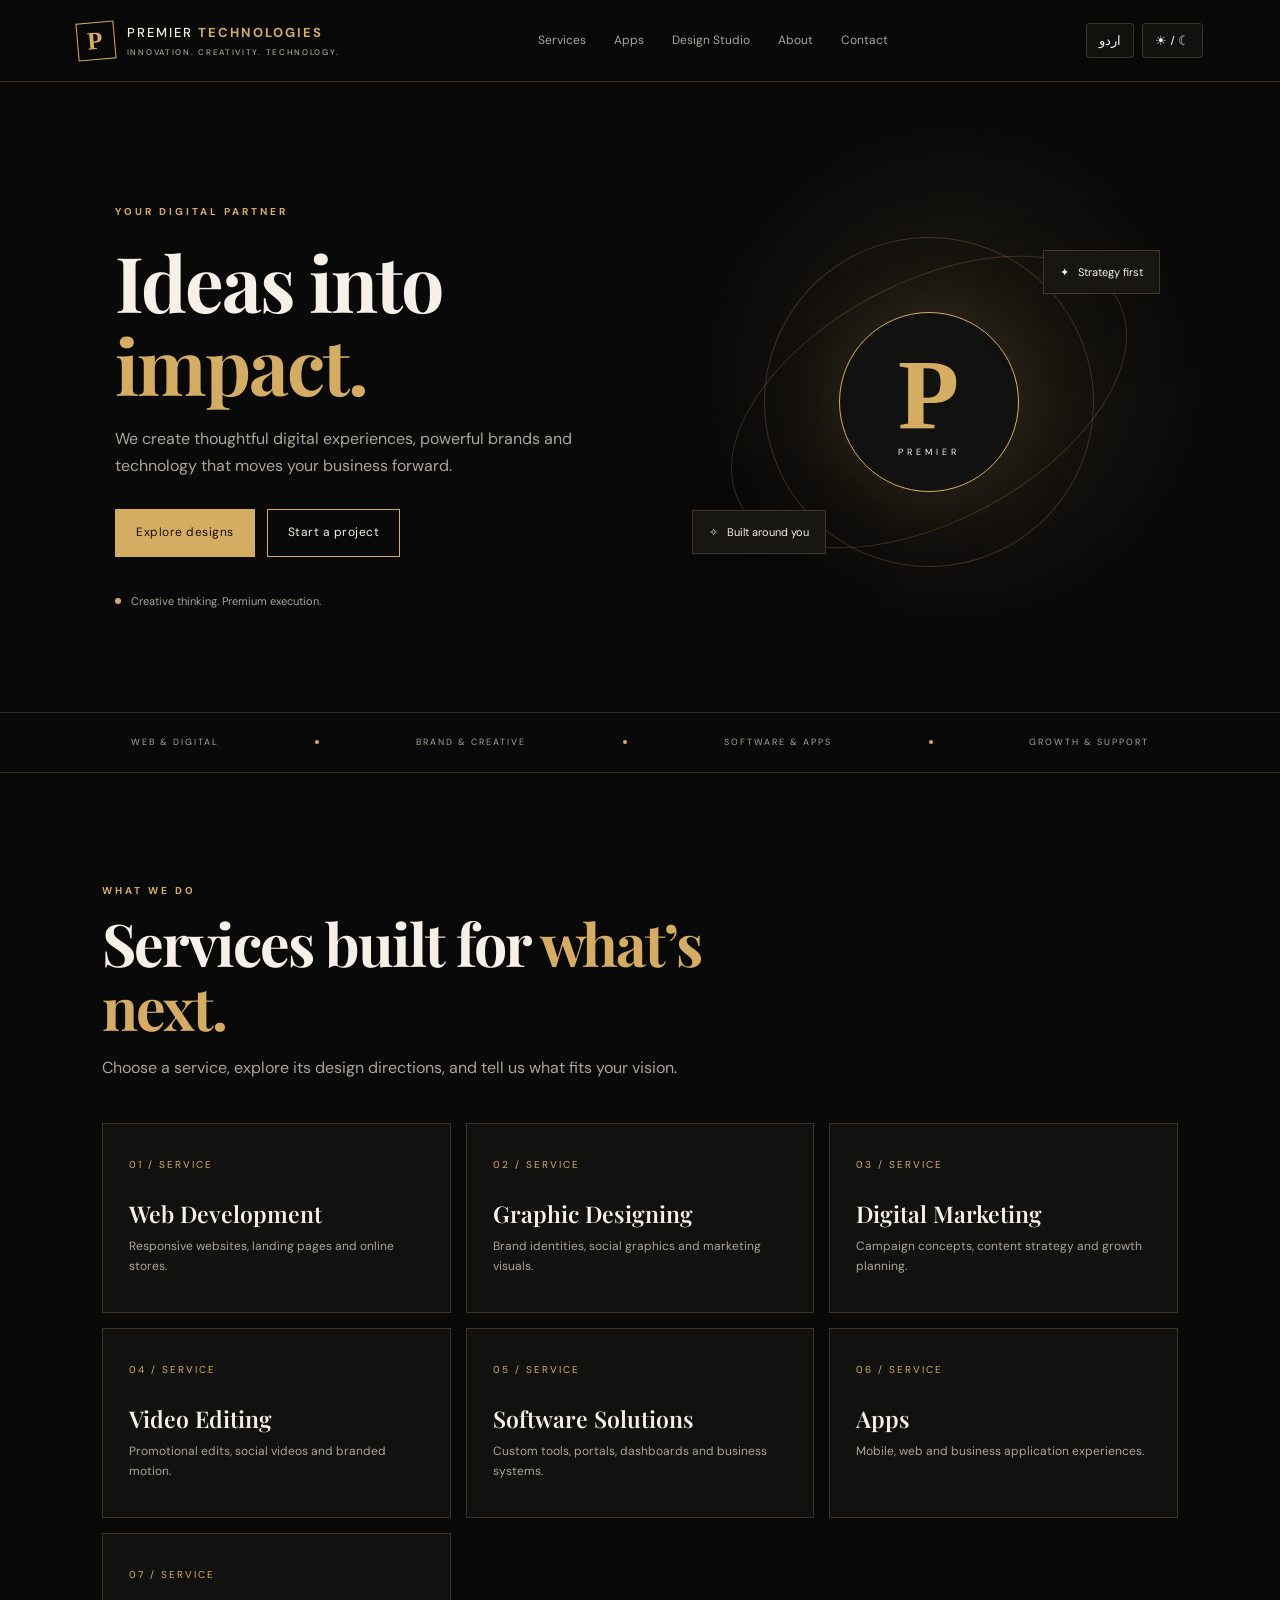
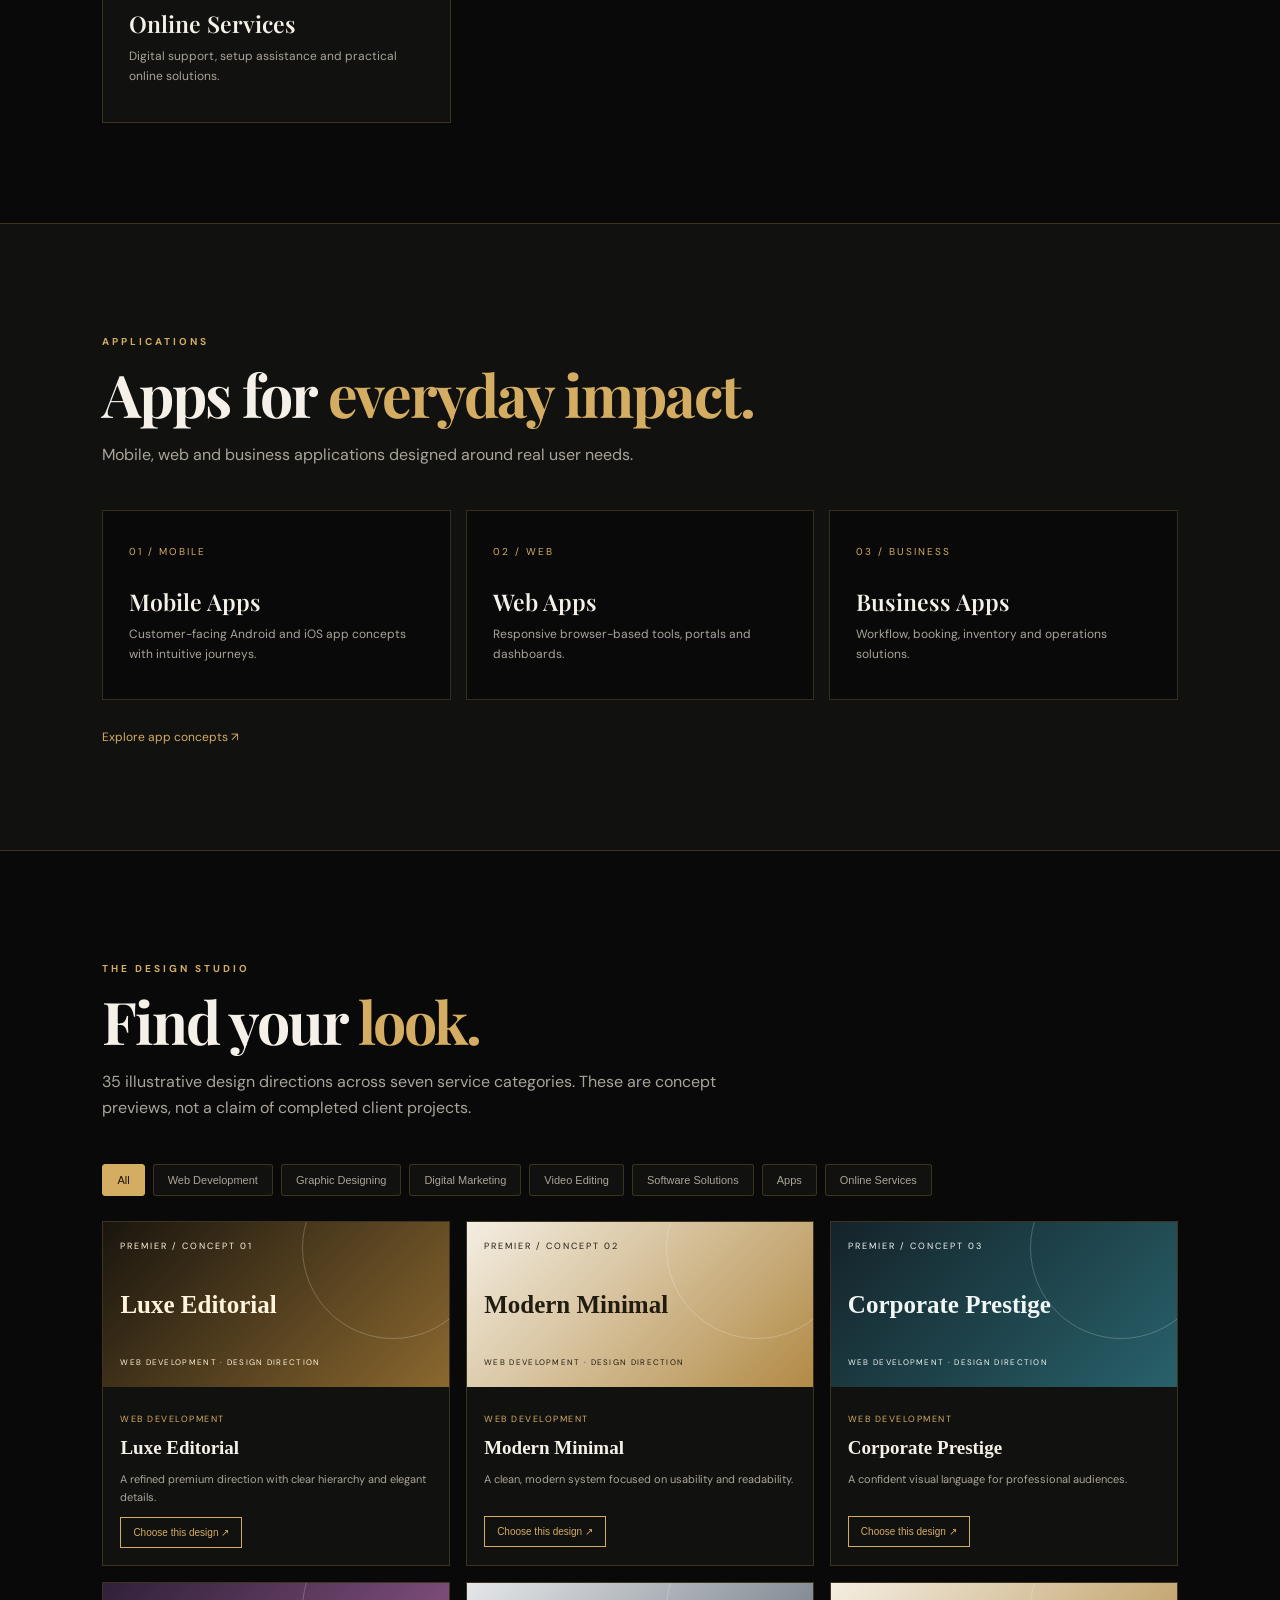
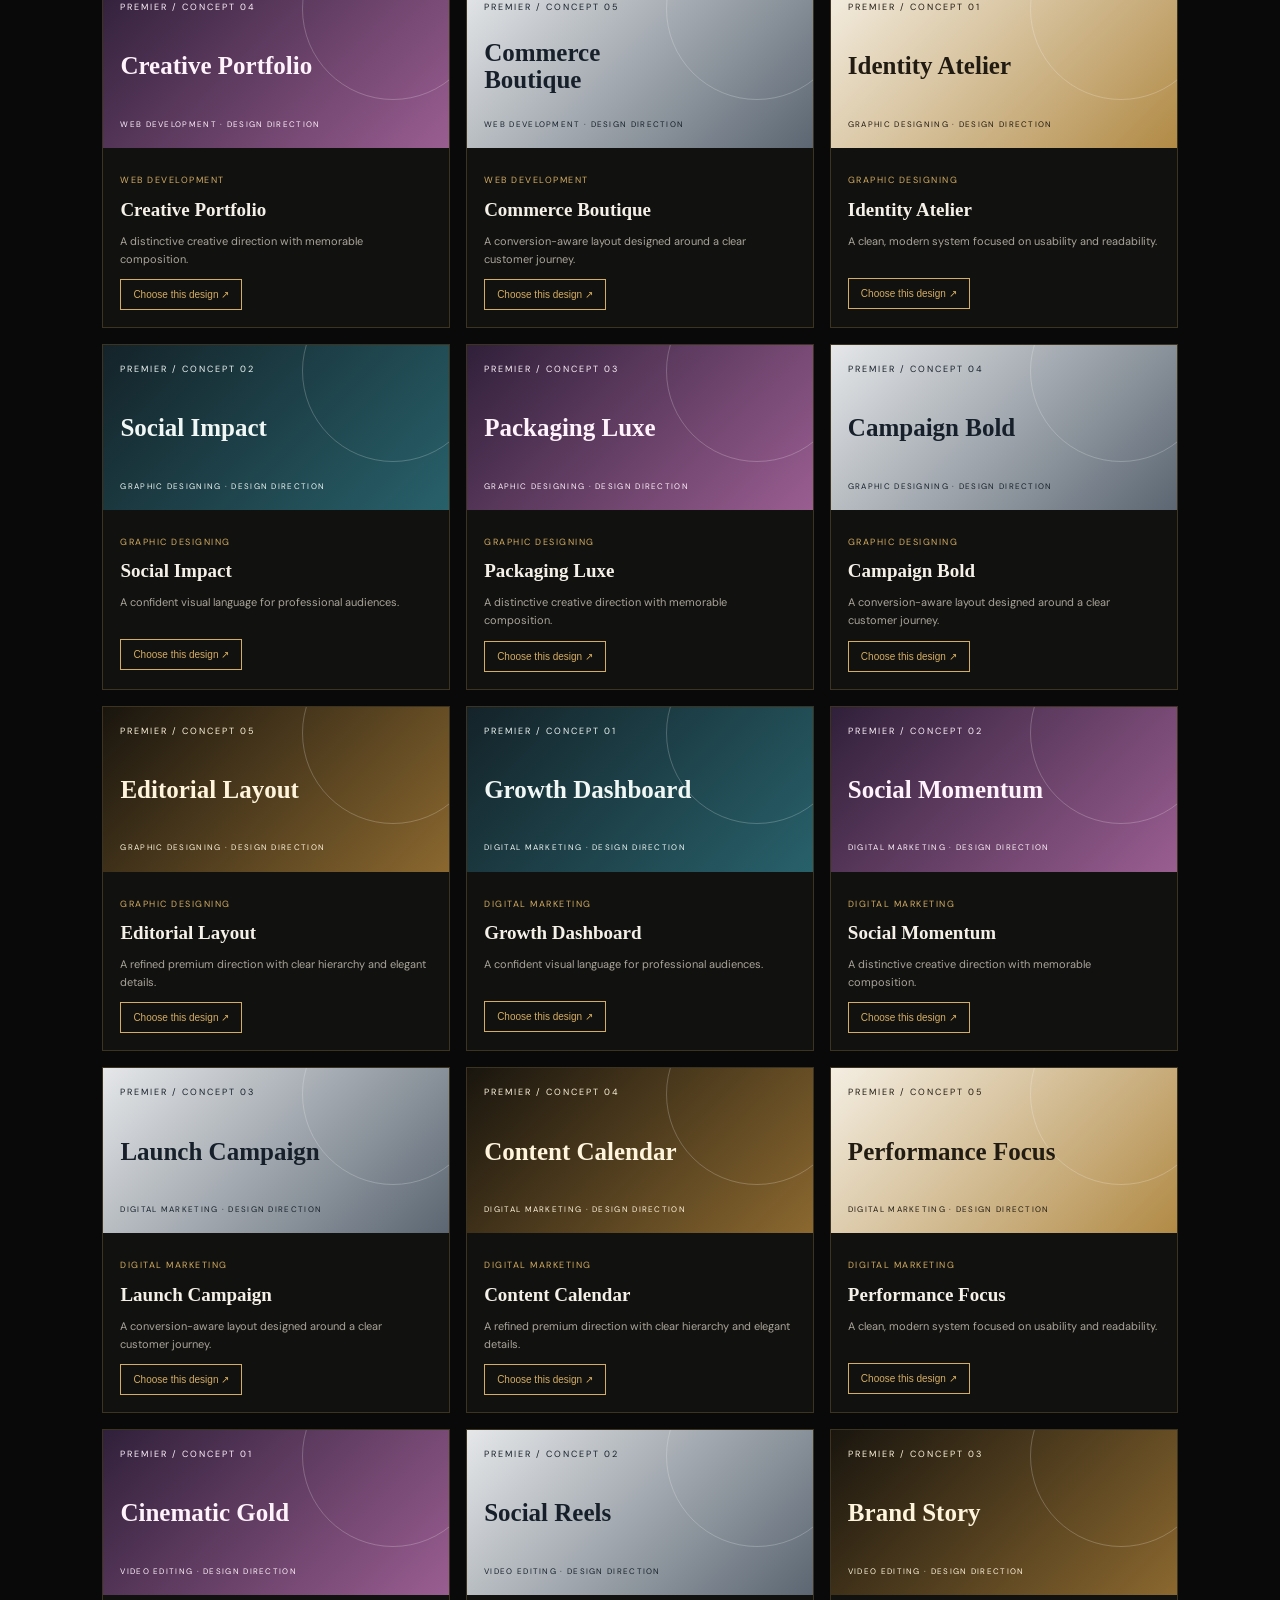
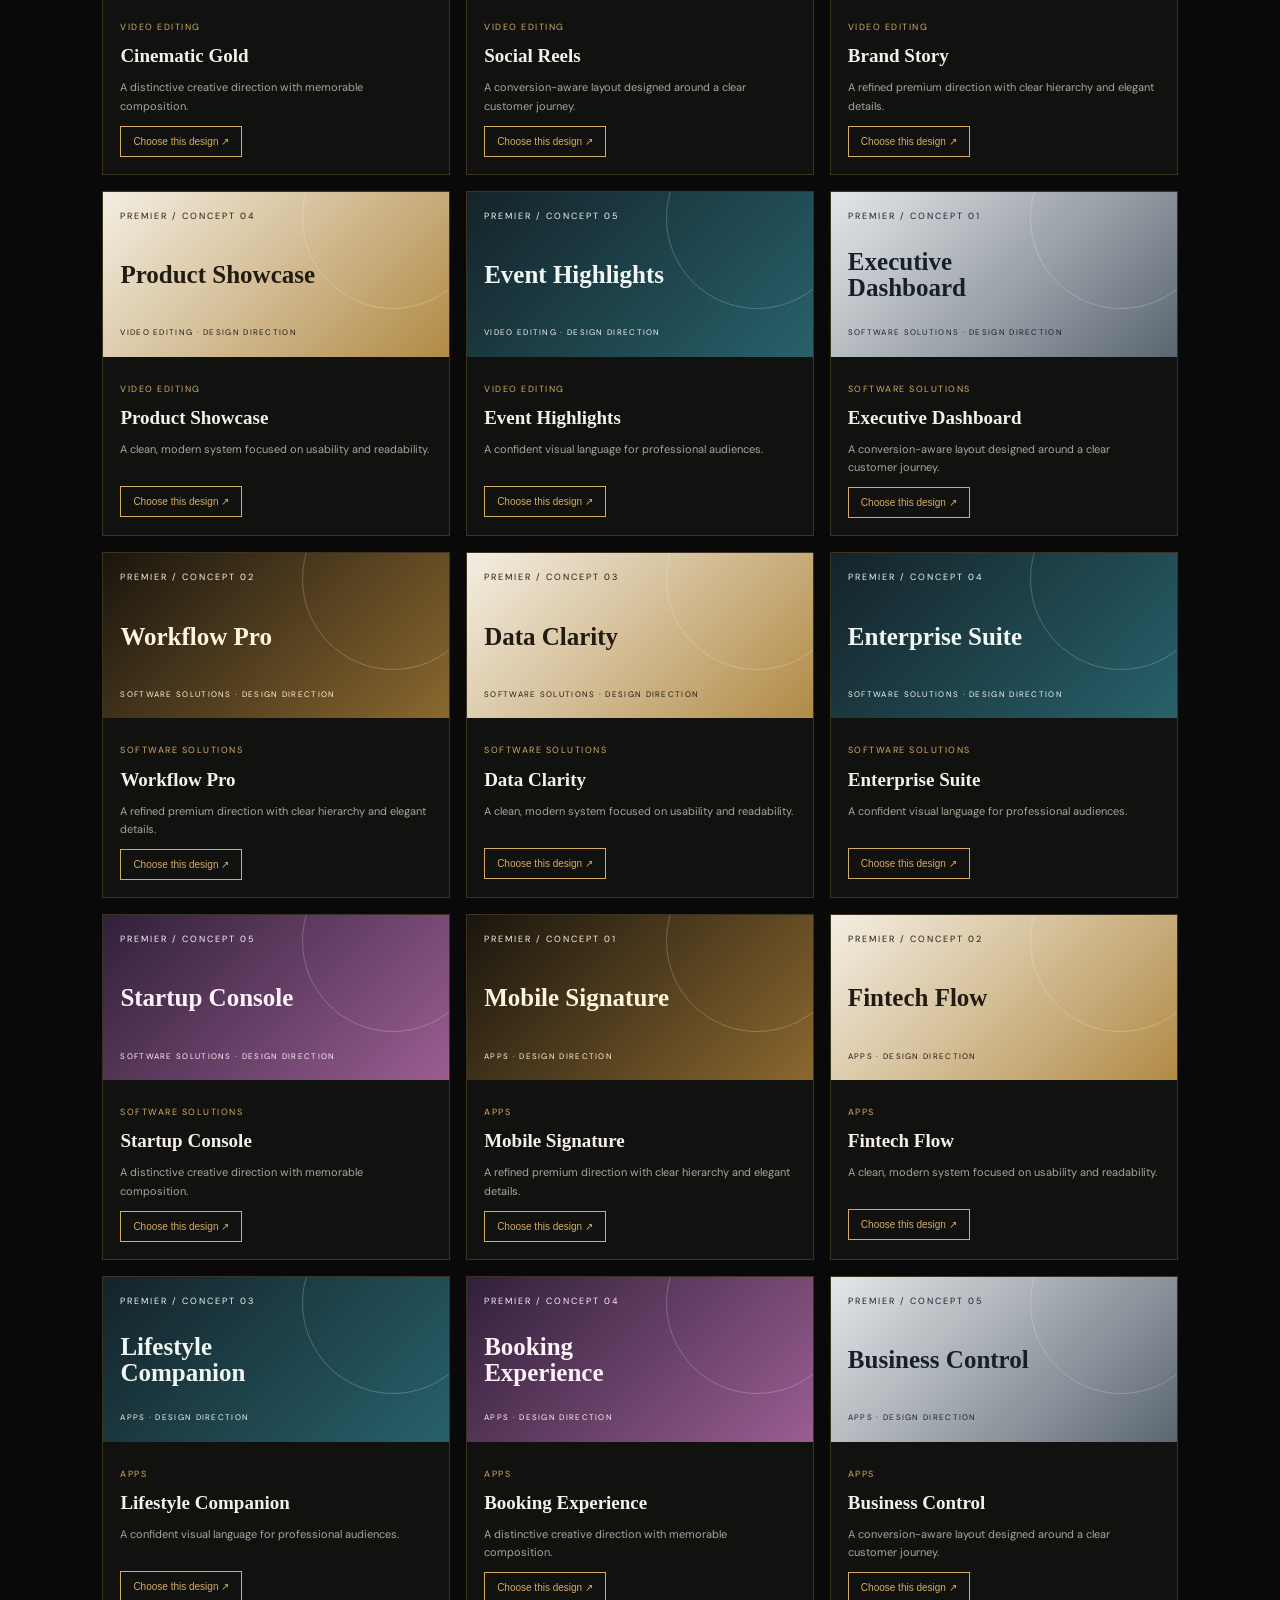
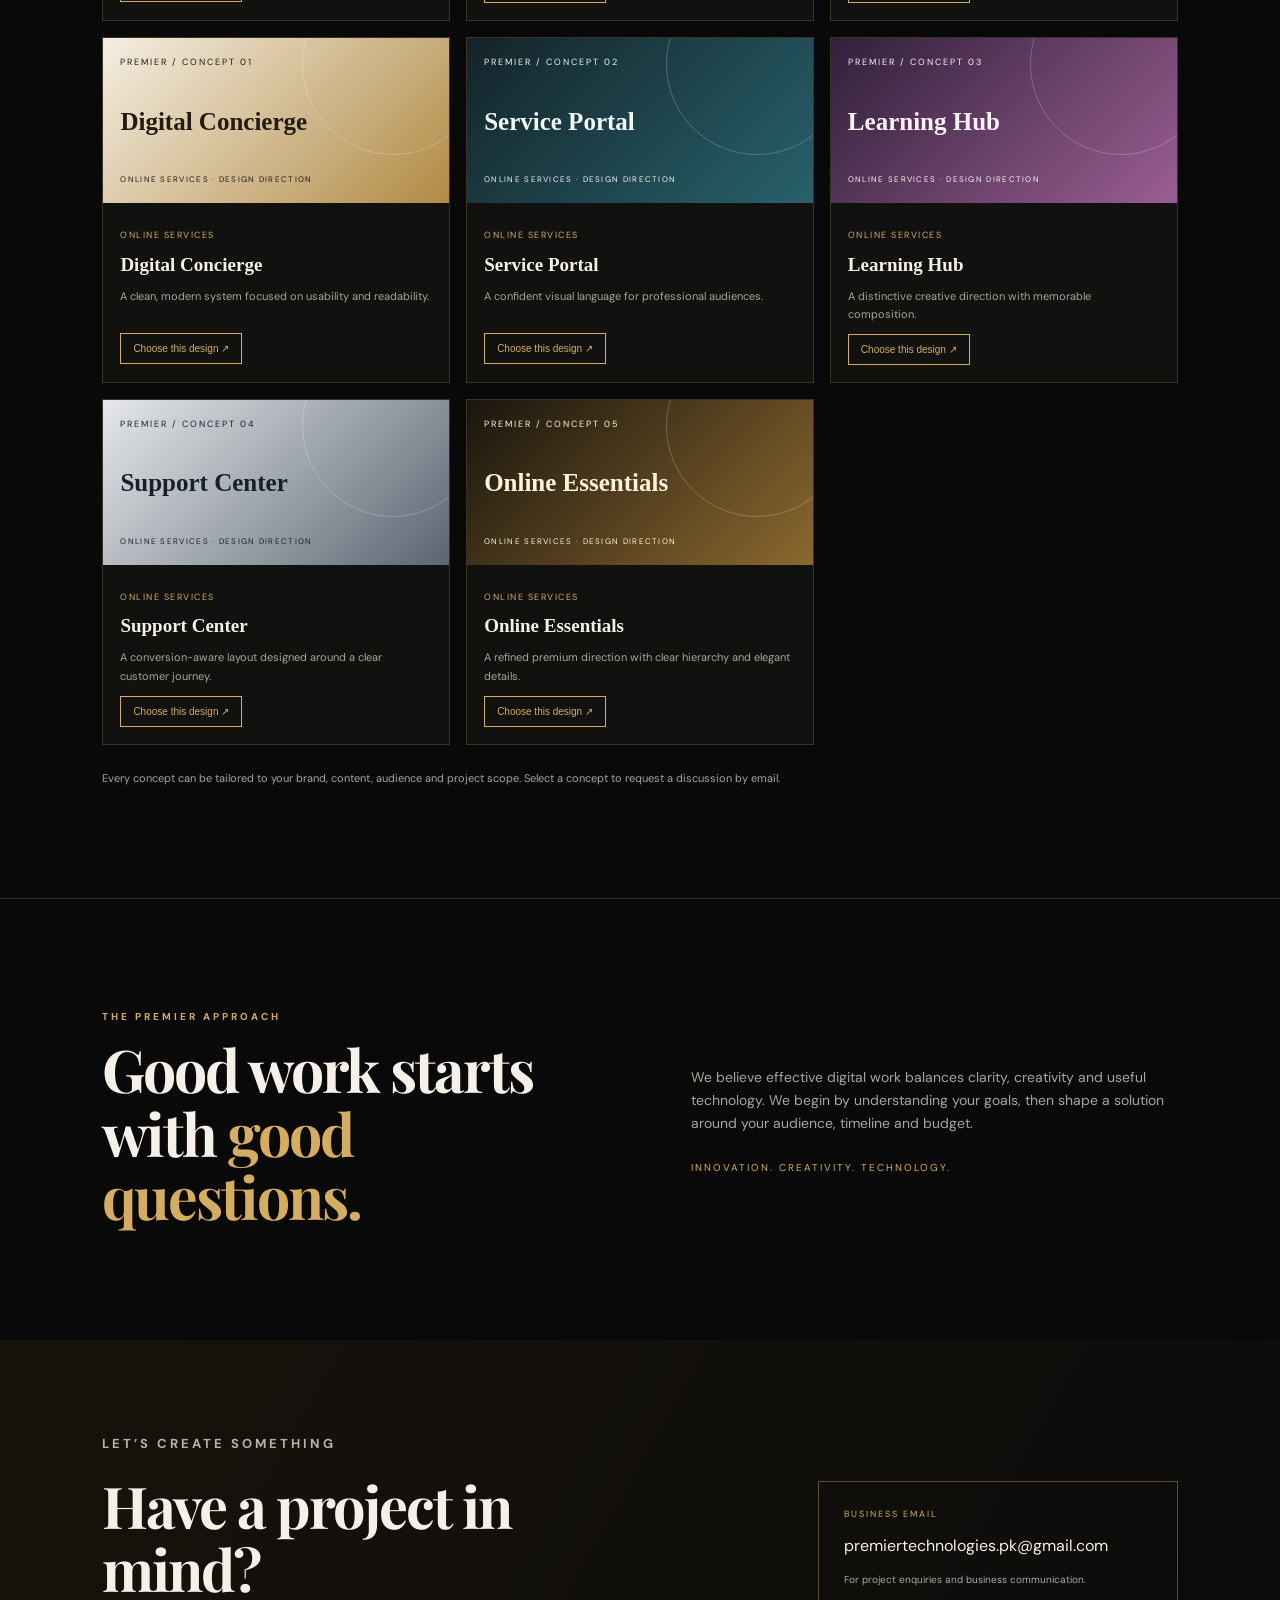
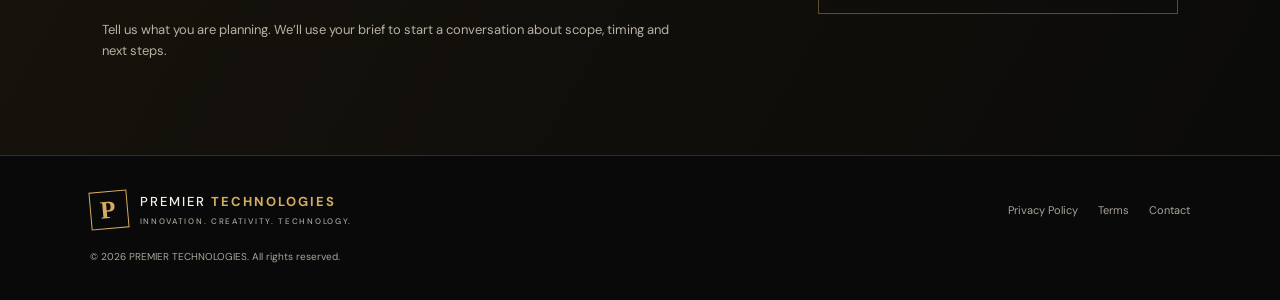
<file: index.html>
<!doctype html>
<html lang="en">
<head>
<meta charset="utf-8">
<meta name="viewport" content="width=device-width,initial-scale=1">

<meta name="description" content="PREMIER TECHNOLOGIES creates websites, digital experiences, brand designs and custom software solutions. Explore our services and contact us for your project.">

<link rel="canonical" href="https://bilalediter32-design.github.io/premier-technologies-website/">

<meta name="google-site-verification" content="ta0YHZk4qGavX1uRURCQ663b9PI5ISRS-CiIaxifZWs">

<title>PREMIER TECHNOLOGIES | Innovation. Creativity. Technology.</title>

<meta property="og:type" content="website">
<meta property="og:url" content="https://bilalediter32-design.github.io/premier-technologies-website/">
<meta property="og:title" content="PREMIER TECHNOLOGIES | Innovation. Creativity. Technology.">
<meta property="og:description" content="Websites, digital experiences, brand designs and custom software solutions.">
<meta property="og:site_name" content="PREMIER TECHNOLOGIES">

<meta name="twitter:card" content="summary">
<meta name="twitter:title" content="PREMIER TECHNOLOGIES | Innovation. Creativity. Technology.">
<meta name="twitter:description" content="Websites, digital experiences, brand designs and custom software solutions.">

<link rel="icon" href="favicon.svg" type="image/svg+xml">

<link rel="preconnect" href="https://fonts.googleapis.com">
<link rel="preconnect" href="https://fonts.gstatic.com" crossorigin>

<link href="https://fonts.googleapis.com/css2?family=DM+Sans:wght@400;500;600;700&family=Playfair+Display:wght@600;700;800&display=swap" rel="stylesheet">

<link rel="stylesheet" href="style.css">
</head>

<body>
<header class="site-header">
  <a class="brand" href="#home"><span class="brand-mark">P</span><span>PREMIER <b>TECHNOLOGIES</b><small>INNOVATION. CREATIVITY. TECHNOLOGY.</small></span></a>
  <button class="menu-toggle" id="menuToggle" aria-label="Open menu">☰</button>
  <nav id="nav"><a href="#services" data-en="Services" data-ur="سروسز">Services</a><a href="#apps" data-en="Apps" data-ur="ایپس">Apps</a><a href="#showcase" data-en="Design Studio" data-ur="ڈیزائن اسٹوڈیو">Design Studio</a><a href="#about" data-en="About" data-ur="ہمارے بارے میں">About</a><a href="#contact" data-en="Contact" data-ur="رابطہ">Contact</a></nav>
  <div class="header-actions"><button id="langToggle" class="utility-btn" aria-label="Change language">اردو</button><button id="themeToggle" class="utility-btn" aria-label="Toggle theme">☀ / ☾</button></div>
</header>

<main>
<section class="hero" id="home"><div class="hero-glow"></div><div class="hero-content"><p class="eyebrow" data-en="YOUR DIGITAL PARTNER" data-ur="آپ کا ڈیجیٹل پارٹنر">YOUR DIGITAL PARTNER</p><h1 data-en="Ideas into <em>impact.</em>" data-ur="خیالات کو <em>کامیابی</em> میں بدلیں۔">Ideas into <em>impact.</em></h1><p class="hero-copy" data-en="We create thoughtful digital experiences, powerful brands and technology that moves your business forward." data-ur="ہم جدید ڈیجیٹل تجربات، مضبوط برانڈز اور ایسی ٹیکنالوجی بناتے ہیں جو آپ کے کاروبار کو آگے بڑھائے۔">We create thoughtful digital experiences, powerful brands and technology that moves your business forward.</p><div class="hero-buttons"><a class="btn primary" href="#showcase" data-en="Explore designs" data-ur="ڈیزائن دیکھیں">Explore designs</a><a class="btn secondary" href="#contact" data-en="Start a project" data-ur="پروجیکٹ شروع کریں">Start a project</a></div><div class="hero-note"><span class="gold-dot"></span><span data-en="Creative thinking. Premium execution." data-ur="تخلیقی سوچ، بہترین معیار۔">Creative thinking. Premium execution.</span></div></div><div class="hero-art"><div class="orbit orbit-one"></div><div class="orbit orbit-two"></div><div class="hero-emblem"><span>P</span><small>PREMIER</small></div><div class="floating-card card-top">✦ &nbsp; Strategy first</div><div class="floating-card card-bottom">✧ &nbsp; Built around you</div></div></section>

<section class="trust-strip"><span>WEB & DIGITAL</span><i></i><span>BRAND & CREATIVE</span><i></i><span>SOFTWARE & APPS</span><i></i><span>GROWTH & SUPPORT</span></section>

<section class="section" id="services"><div class="section-heading"><p class="eyebrow">WHAT WE DO</p><h2 data-en="Services built for <em>what’s next.</em>" data-ur="مستقبل کے لیے <em>بہترین سروسز۔</em>">Services built for <em>what’s next.</em></h2><p data-en="Choose a service, explore its design directions, and tell us what fits your vision." data-ur="سروس منتخب کریں، ڈیزائن دیکھیں اور اپنی پسند ہمیں بتائیں۔">Choose a service, explore its design directions, and tell us what fits your vision.</p></div><div class="service-grid" id="serviceGrid"></div></section>

<section class="section apps-section" id="apps"><div class="section-heading"><p class="eyebrow">APPLICATIONS</p><h2>Apps for <em>everyday impact.</em></h2><p>Mobile, web and business applications designed around real user needs.</p></div><div class="app-types"><article><span>01 / MOBILE</span><h3>Mobile Apps</h3><p>Customer-facing Android and iOS app concepts with intuitive journeys.</p></article><article><span>02 / WEB</span><h3>Web Apps</h3><p>Responsive browser-based tools, portals and dashboards.</p></article><article><span>03 / BUSINESS</span><h3>Business Apps</h3><p>Workflow, booking, inventory and operations solutions.</p></article></div><a class="text-link" href="#showcase">Explore app concepts ↗</a></section>

<section class="section studio" id="showcase"><div class="section-heading"><p class="eyebrow">THE DESIGN STUDIO</p><h2>Find your <em>look.</em></h2><p>35 illustrative design directions across seven service categories. These are concept previews, not a claim of completed client projects.</p></div><div class="filters" id="filters"></div><div class="design-grid" id="designGrid"></div><p class="studio-note">Every concept can be tailored to your brand, content, audience and project scope. Select a concept to request a discussion by email.</p></section>

<section class="section about" id="about"><div><p class="eyebrow">THE PREMIER APPROACH</p><h2>Good work starts with <em>good questions.</em></h2></div><div><p>We believe effective digital work balances clarity, creativity and useful technology. We begin by understanding your goals, then shape a solution around your audience, timeline and budget.</p><p class="gold-line">INNOVATION. CREATIVITY. TECHNOLOGY.</p></div></section>

<section class="contact-section" id="contact"><div><p class="eyebrow">LET’S CREATE SOMETHING</p><h2>Have a project in mind?</h2><p>Tell us what you are planning. We’ll use your brief to start a conversation about scope, timing and next steps.</p></div><div class="contact-card"><span class="contact-label">BUSINESS EMAIL</span><a href="mailto:premiertechnologies.pk@gmail.com">premiertechnologies.pk@gmail.com</a><small>For project enquiries and business communication.</small></div></section>
</main>

<footer><a class="brand footer-brand" href="#home"><span class="brand-mark">P</span><span>PREMIER <b>TECHNOLOGIES</b><small>INNOVATION. CREATIVITY. TECHNOLOGY.</small></span></a><div class="footer-links"><a href="privacy.html">Privacy Policy</a><a href="terms.html">Terms</a><a href="#contact">Contact</a></div><p>© <span id="year"></span> PREMIER TECHNOLOGIES. All rights reserved.</p></footer>

<div class="toast" id="toast" role="status" aria-live="polite"></div>
<script src="script.js"></script>
</body>
</html>
</file>
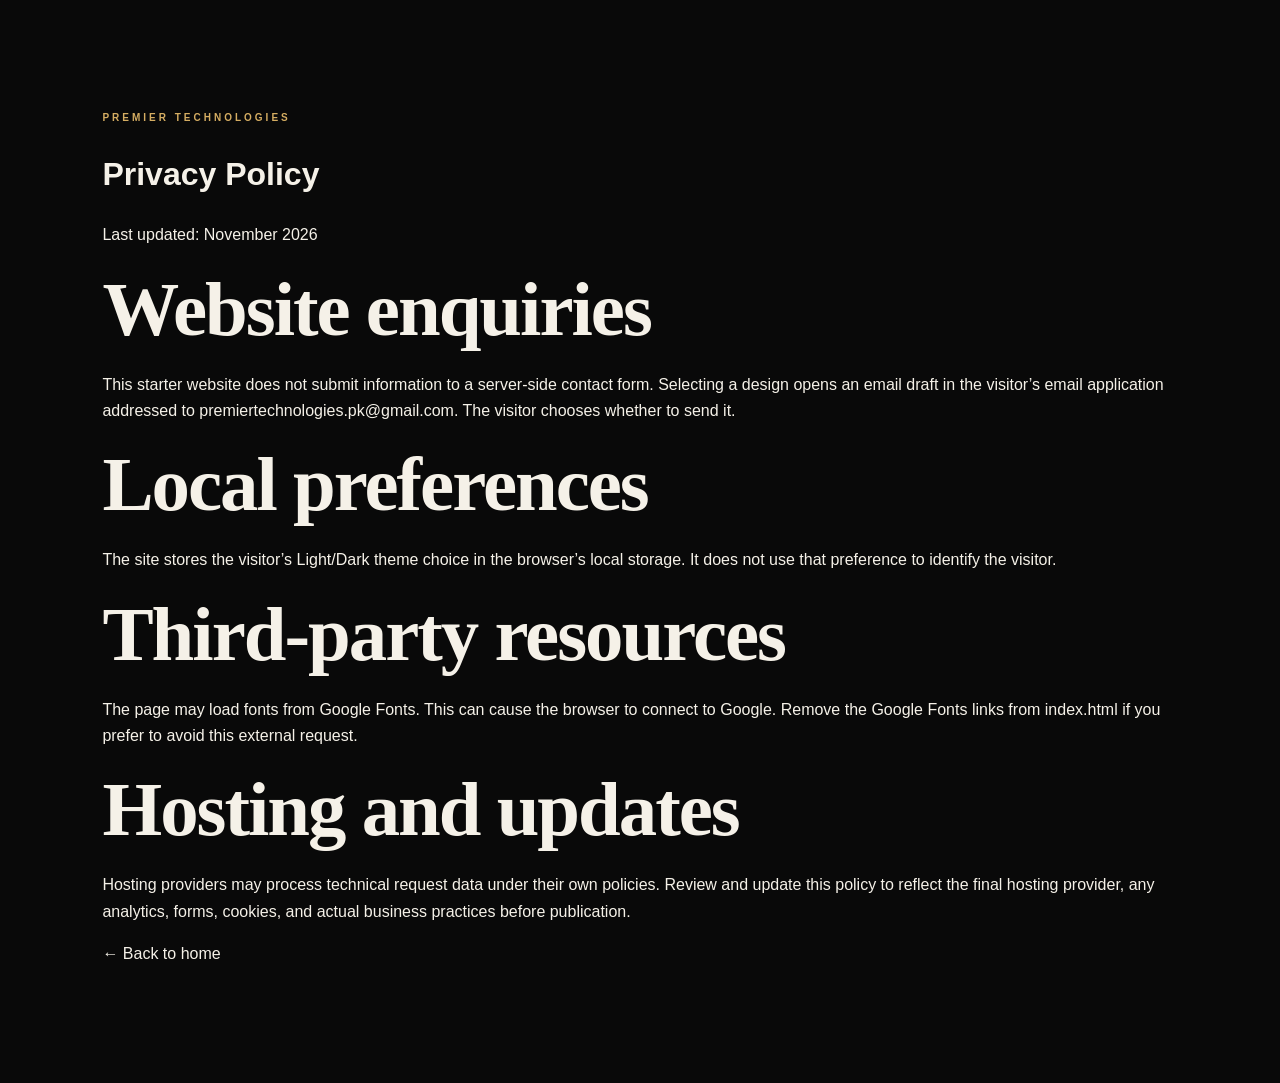
<file: privacy.html>
<!doctype html><html lang="en"><head><meta charset="utf-8"><meta name="viewport" content="width=device-width,initial-scale=1"><title>Privacy Policy | PREMIER TECHNOLOGIES</title><link rel="stylesheet" href="style.css"></head><body><main class="section"><p class="eyebrow">PREMIER TECHNOLOGIES</p><h1>Privacy Policy</h1><p>Last updated: November 2026</p><h2>Website enquiries</h2><p>This starter website does not submit information to a server-side contact form. Selecting a design opens an email draft in the visitor’s email application addressed to premiertechnologies.pk@gmail.com. The visitor chooses whether to send it.</p><h2>Local preferences</h2><p>The site stores the visitor’s Light/Dark theme choice in the browser’s local storage. It does not use that preference to identify the visitor.</p><h2>Third-party resources</h2><p>The page may load fonts from Google Fonts. This can cause the browser to connect to Google. Remove the Google Fonts links from index.html if you prefer to avoid this external request.</p><h2>Hosting and updates</h2><p>Hosting providers may process technical request data under their own policies. Review and update this policy to reflect the final hosting provider, any analytics, forms, cookies, and actual business practices before publication.</p><p><a href="index.html">← Back to home</a></p></main></body></html>
</file>
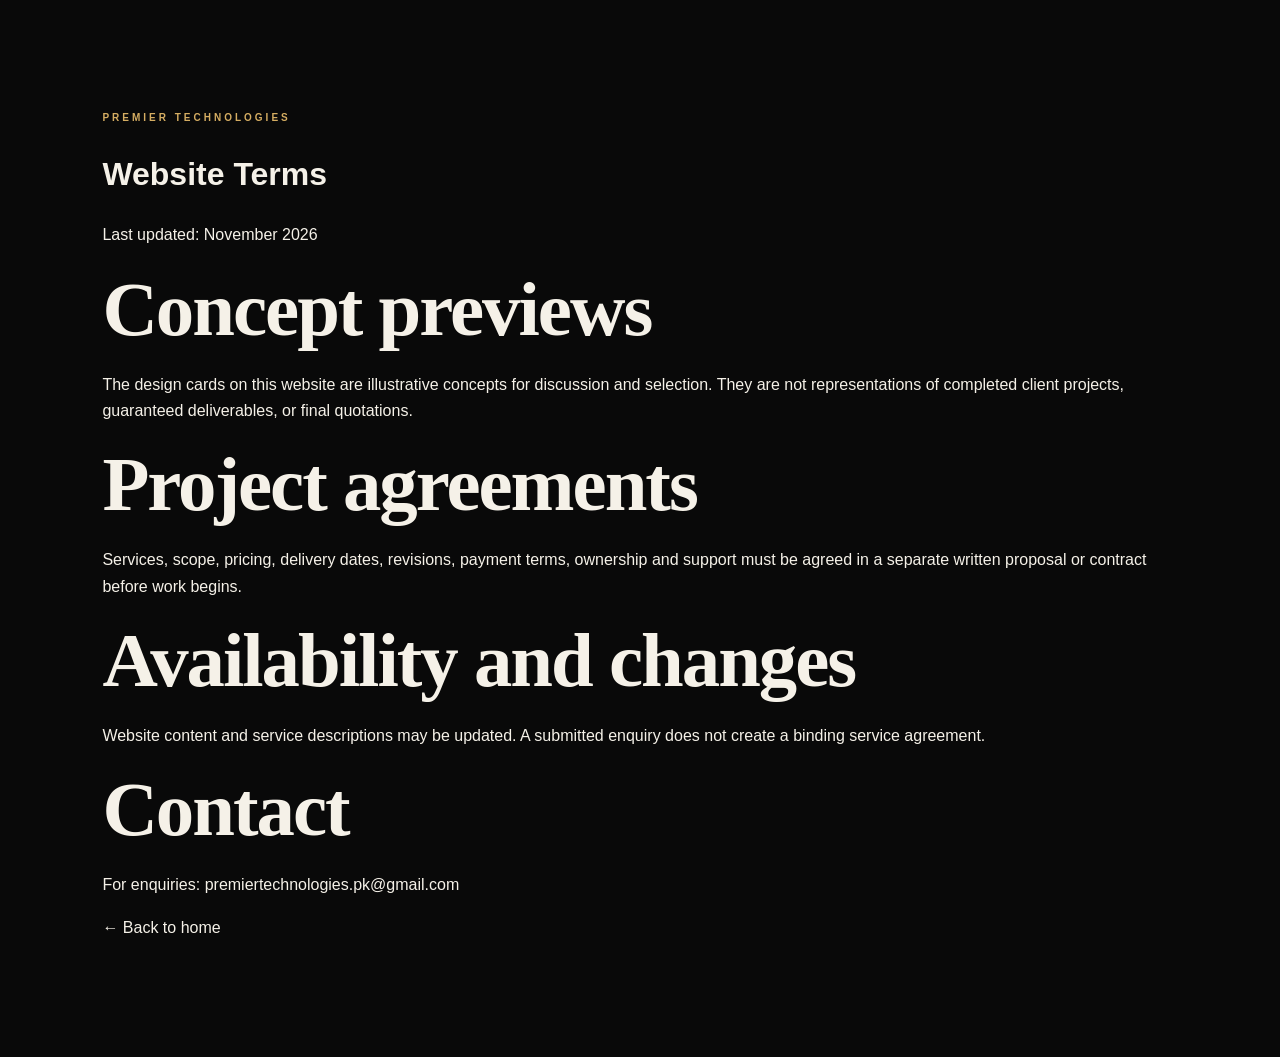
<file: terms.html>
<!doctype html><html lang="en"><head><meta charset="utf-8"><meta name="viewport" content="width=device-width,initial-scale=1"><title>Terms | PREMIER TECHNOLOGIES</title><link rel="stylesheet" href="style.css"></head><body><main class="section"><p class="eyebrow">PREMIER TECHNOLOGIES</p><h1>Website Terms</h1><p>Last updated: November 2026</p><h2>Concept previews</h2><p>The design cards on this website are illustrative concepts for discussion and selection. They are not representations of completed client projects, guaranteed deliverables, or final quotations.</p><h2>Project agreements</h2><p>Services, scope, pricing, delivery dates, revisions, payment terms, ownership and support must be agreed in a separate written proposal or contract before work begins.</p><h2>Availability and changes</h2><p>Website content and service descriptions may be updated. A submitted enquiry does not create a binding service agreement.</p><h2>Contact</h2><p>For enquiries: <a href="mailto:premiertechnologies.pk@gmail.com">premiertechnologies.pk@gmail.com</a></p><p><a href="index.html">← Back to home</a></p></main></body></html>
</file>
<file: style.css>
*{box-sizing:border-box} :root{--bg:#090909;--surface:#11110f;--surface2:#171613;--text:#f5f1e8;--muted:#aaa59a;--gold:#d5ad62;--gold2:#f0d69c;--line:rgba(213,173,98,.22);--shadow:0 24px 70px rgba(0,0,0,.25)}[data-theme=light]{--bg:#f7f5f0;--surface:#fff;--surface2:#eeeae1;--text:#191814;--muted:#69665e;--gold:#98702e;--gold2:#b18a45;--line:rgba(152,112,46,.25);--shadow:0 20px 55px rgba(55,43,19,.09)}html{scroll-behavior:smooth;scroll-padding-top:90px}body{margin:0;background:var(--bg);color:var(--text);font-family:"DM Sans",Arial,sans-serif;line-height:1.65;transition:background .25s,color .25s}a{color:inherit;text-decoration:none}.site-header{height:82px;padding:0 6vw;display:flex;align-items:center;justify-content:space-between;border-bottom:1px solid var(--line);position:sticky;top:0;background:color-mix(in srgb,var(--bg) 92%,transparent);backdrop-filter:blur(16px);z-index:20}.brand{display:flex;align-items:center;gap:12px;font-size:13px;letter-spacing:2px;font-weight:500}.brand b{color:var(--gold);font-weight:700}.brand small{display:block;font-size:8px;letter-spacing:1.7px;color:var(--muted);margin-top:3px}.brand-mark{width:38px;height:38px;border:1px solid var(--gold);color:var(--gold);display:grid;place-items:center;font:700 25px Georgia;transform:rotate(-5deg)}nav{display:flex;gap:28px;font-size:12px;color:var(--muted)}nav a:hover,.footer-links a:hover{color:var(--gold)}.header-actions{display:flex;gap:8px}.utility-btn,.menu-toggle{border:1px solid var(--line);background:var(--surface);color:var(--text);padding:9px 12px;border-radius:4px;cursor:pointer}.menu-toggle{display:none}.hero{min-height:630px;padding:90px 9vw 80px;display:grid;grid-template-columns:1.1fr .9fr;align-items:center;position:relative;overflow:hidden}.hero-glow{position:absolute;width:520px;height:520px;right:5%;top:5%;background:radial-gradient(circle,rgba(213,173,98,.12),transparent 68%);pointer-events:none}.hero-content{position:relative;z-index:1;max-width:650px}.eyebrow{font-size:10px;letter-spacing:3px;color:var(--gold);font-weight:700}.hero h1,.section h2,.contact-section h2{font:700 clamp(48px,6vw,82px)/1.08 "Playfair Display",Georgia,serif;letter-spacing:-2px;margin:20px 0}.hero h1 em,h2 em{color:var(--gold);font-style:normal}.hero-copy{max-width:540px;color:var(--muted);font-size:16px}.hero-buttons{display:flex;gap:12px;margin-top:30px;flex-wrap:wrap}.btn{padding:13px 20px;font-size:12px;letter-spacing:.5px;border:1px solid var(--gold)}.primary{background:var(--gold);color:#17120a}.secondary{color:var(--text)}.hero-note{margin-top:35px;color:var(--muted);font-size:11px;display:flex;align-items:center;gap:10px}.gold-dot{width:6px;height:6px;border-radius:50%;background:var(--gold)}.hero-art{height:400px;position:relative;display:grid;place-items:center}.orbit{position:absolute;border:1px solid var(--line);border-radius:50%;transform:rotate(-28deg)}.orbit-one{width:330px;height:330px}.orbit-two{width:430px;height:240px}.hero-emblem{width:180px;height:180px;border:1px solid var(--gold);border-radius:50%;display:grid;place-content:center;text-align:center;box-shadow:0 0 80px rgba(213,173,98,.12);background:var(--surface)}.hero-emblem span{font:700 100px Georgia;color:var(--gold);line-height:1}.hero-emblem small{font-size:9px;letter-spacing:4px}.floating-card{position:absolute;background:var(--surface2);border:1px solid var(--line);padding:12px 16px;font-size:11px;box-shadow:var(--shadow)}.card-top{top:48px;right:5px}.card-bottom{bottom:48px;left:0}.trust-strip{border-block:1px solid var(--line);padding:22px 7vw;display:flex;align-items:center;justify-content:space-around;gap:15px;flex-wrap:wrap;color:var(--muted);font-size:9px;letter-spacing:2px}.trust-strip i{height:4px;width:4px;border-radius:50%;background:var(--gold)}.section{padding:100px 8vw}.section-heading{max-width:720px;margin-bottom:42px}.section-heading h2,.about h2{font-size:clamp(38px,4.6vw,60px);margin:12px 0}.section-heading>p:last-child{color:var(--muted);max-width:620px}.service-grid{display:grid;grid-template-columns:repeat(3,1fr);gap:15px}.service-card,.app-types article{background:var(--surface);border:1px solid var(--line);padding:26px;min-height:190px;transition:.25s}.service-card:hover,.design-card:hover{transform:translateY(-4px);border-color:var(--gold)}.service-number,.app-types span{color:var(--gold);font-size:10px;letter-spacing:2px}.service-card h3,.app-types h3{font:600 23px "Playfair Display",Georgia;margin:22px 0 8px}.service-card p,.app-types p{font-size:12px;color:var(--muted);margin:0}.apps-section{background:var(--surface);border-block:1px solid var(--line)}.app-types{display:grid;grid-template-columns:repeat(3,1fr);gap:15px}.app-types article{background:var(--bg)}.text-link{display:inline-block;color:var(--gold);margin-top:28px;font-size:12px}.studio{background:var(--bg)}.filters{display:flex;gap:8px;flex-wrap:wrap;margin-bottom:25px}.filter-btn{padding:9px 14px;background:var(--surface);border:1px solid var(--line);color:var(--muted);font-size:11px;cursor:pointer;border-radius:3px}.filter-btn.active{background:var(--gold);color:#17120a;border-color:var(--gold)}.design-grid{display:grid;grid-template-columns:repeat(3,1fr);gap:16px}.design-card{border:1px solid var(--line);background:var(--surface);overflow:hidden;transition:.25s}.preview{height:165px;padding:17px;position:relative;overflow:hidden;background:linear-gradient(135deg,var(--p1),var(--p2));color:var(--ptext);display:flex;flex-direction:column;justify-content:space-between}.preview:before{content:"";position:absolute;width:180px;height:180px;border:1px solid rgba(255,255,255,.22);border-radius:50%;right:-35px;top:-65px}.preview .mock-brand{font-size:9px;letter-spacing:2px;position:relative}.preview strong{font:700 25px/1.05 Georgia;max-width:210px;position:relative}.preview small{font-size:8px;letter-spacing:1.3px;position:relative}.design-info{padding:17px}.design-info span{font-size:9px;color:var(--gold);letter-spacing:1.5px}.design-info h3{font:600 19px Georgia;margin:7px 0}.design-info p{font-size:11px;color:var(--muted);min-height:35px}.choose-btn{border:1px solid var(--gold);background:transparent;color:var(--gold);padding:9px 12px;font-size:10px;cursor:pointer}.choose-btn:hover{background:var(--gold);color:#17120a}.studio-note{font-size:11px;color:var(--muted);margin-top:24px}.about{display:grid;grid-template-columns:1fr 1fr;gap:8vw;border-top:1px solid var(--line)}.about h2{max-width:480px}.about>div:nth-child(2){align-self:center;color:var(--muted);font-size:14px}.gold-line{color:var(--gold);letter-spacing:2px;font-size:10px;margin-top:25px}.contact-section{padding:80px 8vw;background:linear-gradient(120deg,#17130c,#0b0b0a);color:#f5f1e8;display:flex;justify-content:space-between;align-items:center;gap:35px}.contact-section>div:first-child{max-width:570px}.contact-section h2{font-size:clamp(38px,4.5vw,58px)}.contact-section p{color:#b9b1a3;font-size:13px}.contact-card{border:1px solid rgba(213,173,98,.4);padding:25px;min-width:min(360px,100%)}.contact-label{display:block;color:#d5ad62;font-size:9px;letter-spacing:2px;margin-bottom:12px}.contact-card a{font-size:16px;overflow-wrap:anywhere}.contact-card small{display:block;color:#aaa;margin-top:12px;font-size:10px}footer{padding:35px 7vw;display:flex;align-items:center;justify-content:space-between;gap:20px;flex-wrap:wrap;border-top:1px solid var(--line)}footer>p{width:100%;font-size:10px;color:var(--muted);margin:0}.footer-links{display:flex;gap:20px;font-size:11px;color:var(--muted)}.toast{position:fixed;bottom:20px;left:50%;transform:translate(-50%,20px);opacity:0;background:var(--gold);color:#17120a;padding:12px 18px;font-size:12px;z-index:50;transition:.25s;pointer-events:none}.toast.show{opacity:1;transform:translate(-50%,0)}[dir=rtl] body{text-align:right}[dir=rtl] .hero-content,[dir=rtl] .section-heading{direction:rtl}[dir=rtl] .brand{letter-spacing:1px}@media(max-width:900px){nav{gap:14px}.hero{padding-inline:6vw}.section{padding:75px 6vw}.design-grid,.service-grid{grid-template-columns:repeat(2,1fr)}}@media(max-width:650px){.site-header{height:70px;padding:0 4vw}.brand{font-size:10px;gap:8px}.brand-mark{width:32px;height:32px}.brand small{font-size:6px;letter-spacing:1px}.menu-toggle{display:block;margin-left:auto;margin-right:8px}nav{display:none;position:absolute;top:69px;left:0;right:0;padding:18px 6vw;background:var(--surface);border-bottom:1px solid var(--line);flex-direction:column}nav.open{display:flex}.header-actions{gap:5px}.utility-btn{padding:8px;font-size:10px}.hero{grid-template-columns:1fr;padding:70px 7vw 35px;min-height:auto}.hero h1{font-size:52px}.hero-art{height:300px;margin-top:20px}.orbit-one{width:250px;height:250px}.orbit-two{width:320px;height:190px}.hero-emblem{width:140px;height:140px}.hero-emblem span{font-size:78px}.card-top{right:0;top:25px}.card-bottom{left:0;bottom:25px}.trust-strip{padding:18px 5vw;font-size:8px}.trust-strip i{display:none}.section{padding:65px 6vw}.service-grid,.app-types,.design-grid{grid-template-columns:1fr}.service-card{min-height:150px}.preview{height:180px}.about{grid-template-columns:1fr;gap:10px}.contact-section{padding:65px 7vw;display:block}.contact-card{margin-top:30px;min-width:0}.footer-links{width:100%}}
</file>
